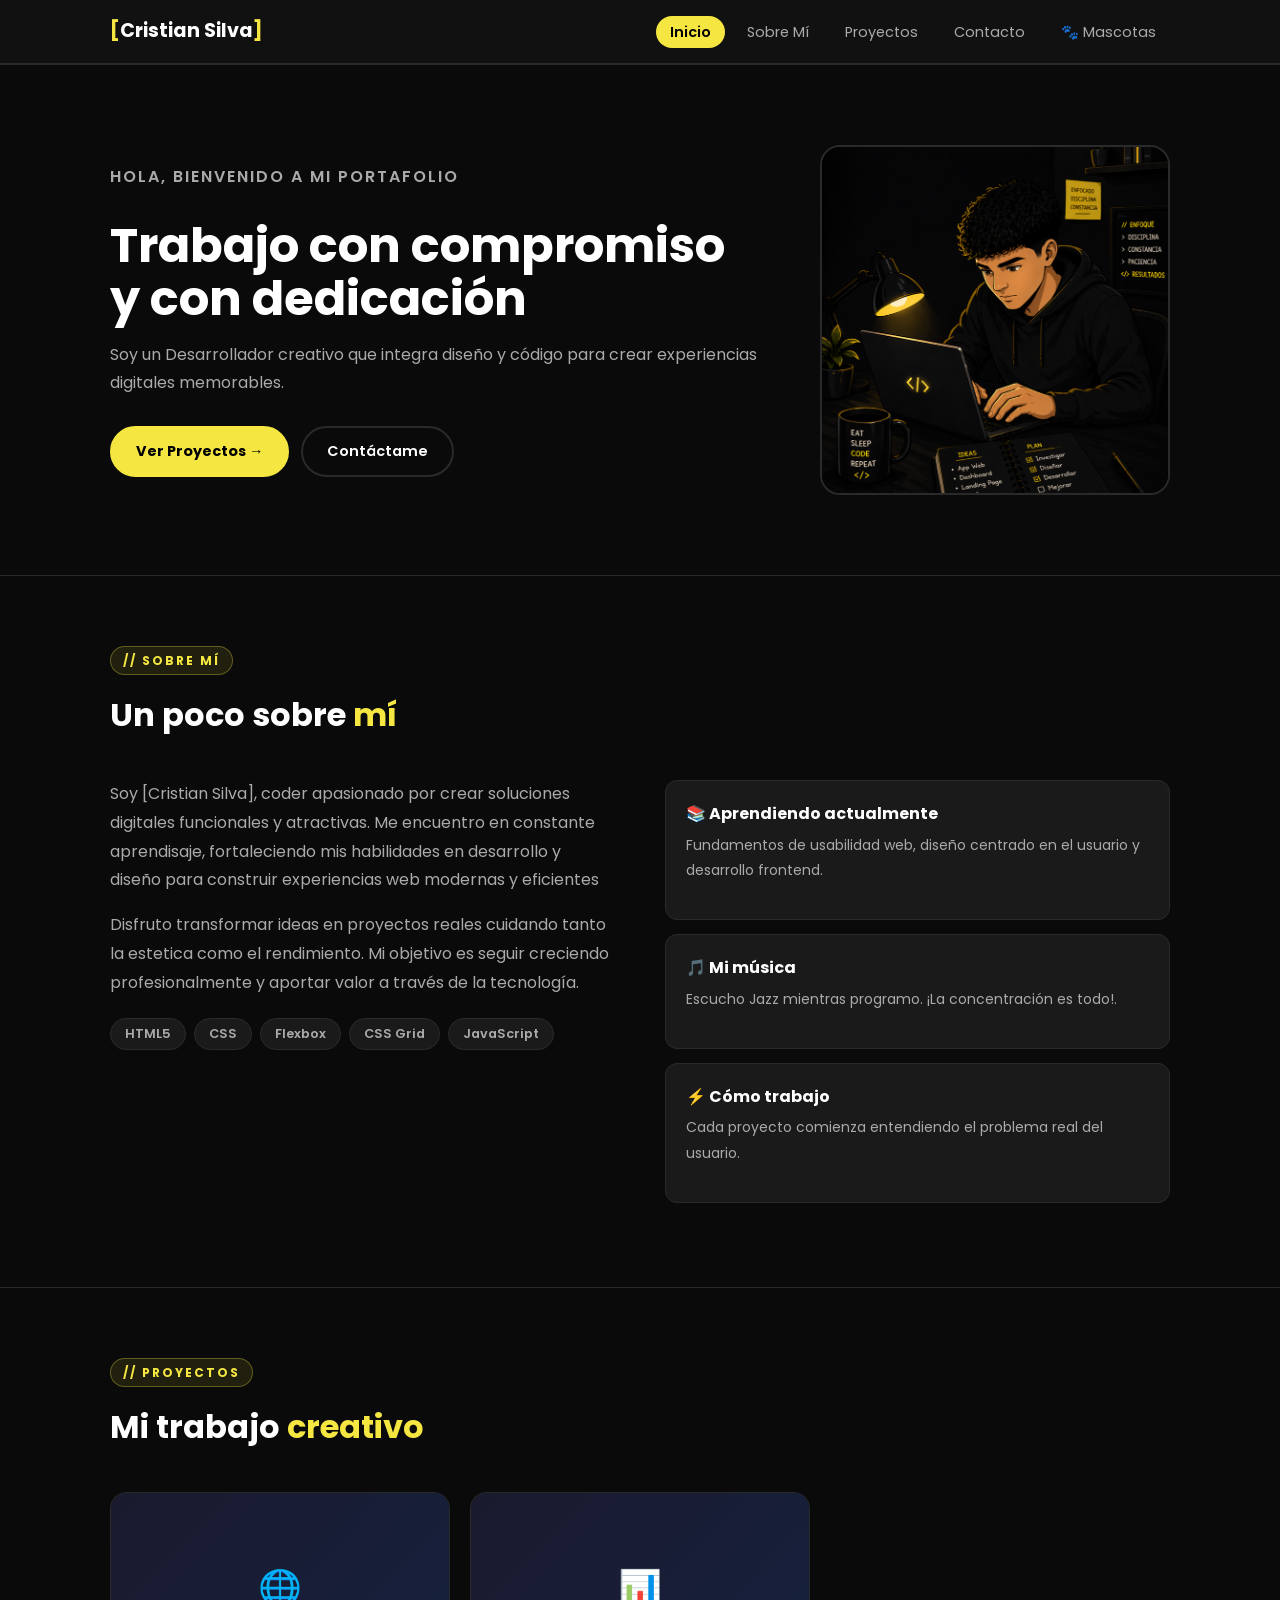
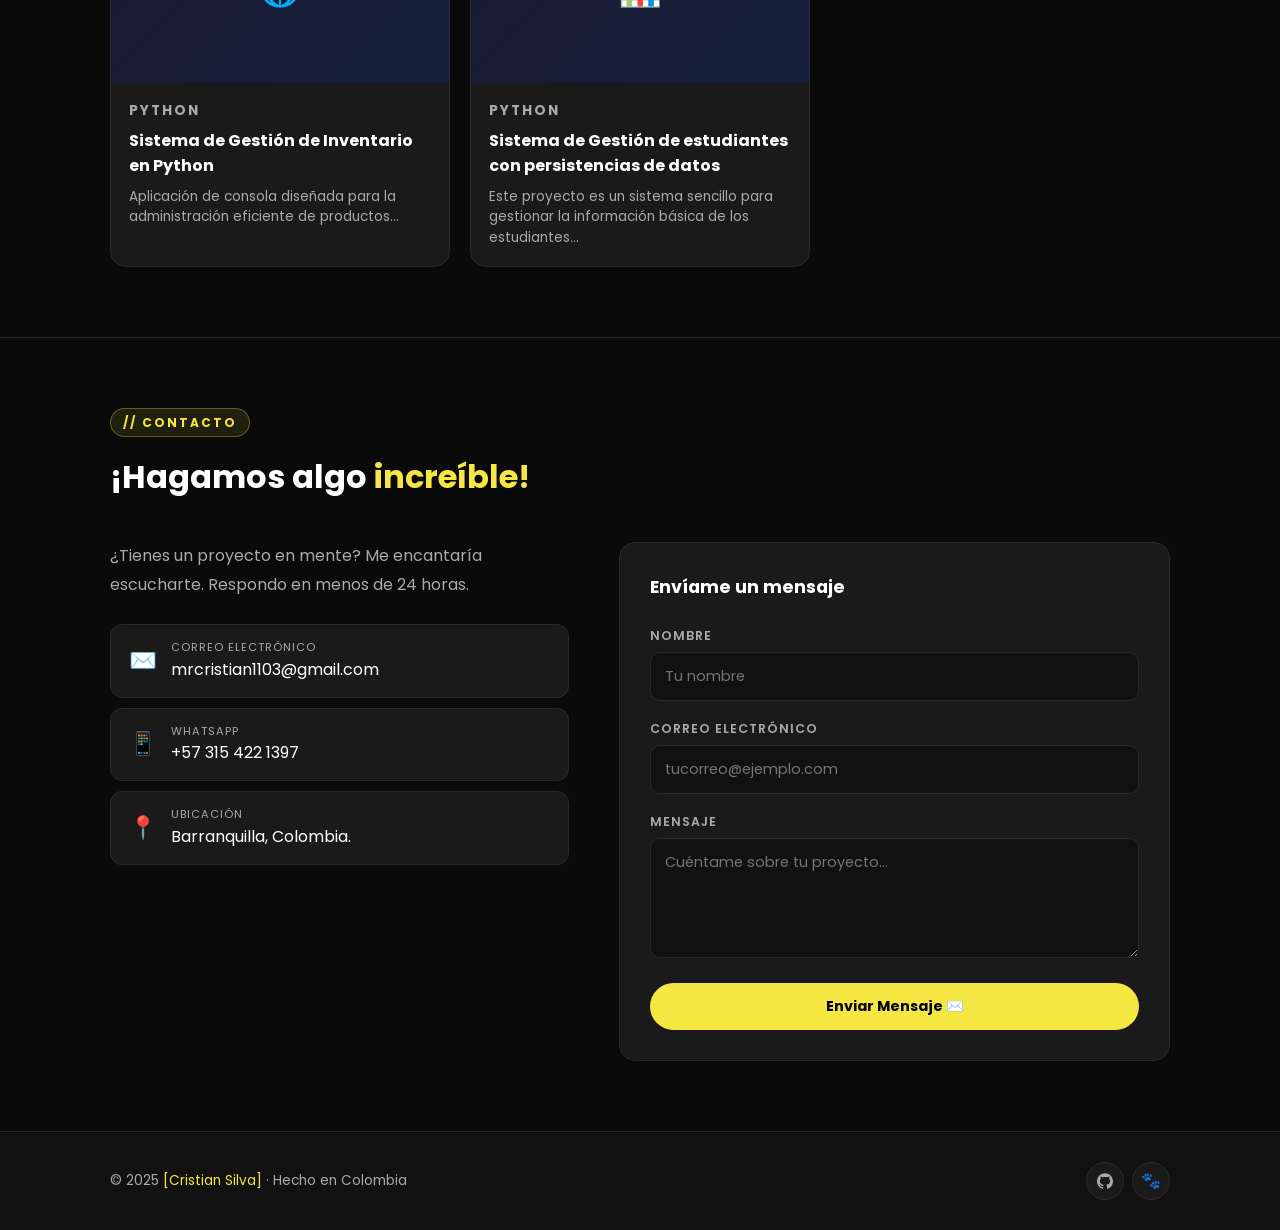
<file: index.html>
<!DOCTYPE html>
<html lang="es">
<head>
  <meta charset="UTF-8" />
  <meta name="viewport" content="width=device-width, initial-scale=1.0" />
  <meta name="description" content="Portafolio personal de [Cristian Silva]" />
  <title>Mi Portafolio | [Cristian Silva]</title>
  <link rel="stylesheet" href="css/base.css" />
  <link rel="stylesheet" href="css/estructura.css" />
  <link rel="stylesheet" href="css/portfolio.css" />

  <!-- JavaScript -->
  <script src="js/script.js"></script>
</head>

<body>

  <!-- ============================
  NAVEGACIÓN
  ============================ -->
  <nav>
    <div class="contenedor">

      <!-- Logo -->
      <a href="./index.html" class="logo">
        <span>[</span>Cristian Silva<span>]</span>
      </a>

      <!-- Menú de navegación (Flexbox) -->
      <ul class="menu">
        <li><a href="#inicio" class="activo">Inicio</a></li>
        <li><a href="#sobre-mi">Sobre Mí</a></li>
        <li><a href="#proyectos">Proyectos</a></li>
        <li><a href="#contacto">Contacto</a></li>
        <li><a href="./mascotas.html">🐾 Mascotas</a></li>
      </ul>

    </div>
  </nav>


  <!-- ============================
  SECCIÓN INICIO / HÉROE
  Grid: texto | foto
  ============================ -->
  <section id="inicio">
    <div class="contenedor">

      <!-- Grid de dos columnas -->
      <div class="heroe">

        <!-- Columna izquierda: texto -->
        <div>
          <p class="saludo">Hola, bienvenido a mi portafolio</p>
          <h1>Trabajo con compromiso y con dedicación</h1>
          <p>Soy un Desarrollador creativo que integra diseño y código para crear experiencias digitales memorables.</p>

          <!-- Botones (Flexbox) -->
          <div class="botones">
            <a href="#proyectos" class="boton-principal">Ver Proyectos →</a>
            <a href="#contacto" class="boton-secundario">Contáctame</a>
          </div>
        </div>

        <!-- Columna derecha: foto -->
        <div>
          <!-- Si tienes foto, usa esta línea: -->
          <!-- Reemplaza la ruta por la de tu imagen -->
          <img class="foto-perfil" src="./public/image/fotocristian.png" alt="Foto de perfil" />

        </div>

      </div>

    </div>
  </section>


  <!-- ============================
  SECCIÓN SOBRE MÍ
  Grid: texto | tarjetas
  ============================ -->
  <section id="sobre-mi">
    <div class="contenedor">

      <span class="etiqueta">// Sobre mí</span>
      <h2 class="titulo-seccion">Un poco sobre <span>mí</span></h2>

      <!-- Grid de dos columnas -->
      <div class="sobre-mi-contenido">

        <!-- Columna izquierda: descripción y habilidades -->
        <div>
          <p>Soy [Cristian Silva], coder apasionado por crear soluciones digitales funcionales y atractivas.
          Me encuentro en constante aprendisaje, fortaleciendo mis habilidades en desarrollo y diseño para construir experiencias web modernas y eficientes</p>
          <p>Disfruto transformar ideas en proyectos reales cuidando tanto la estetica como el rendimiento.
          Mi objetivo es seguir creciendo profesionalmente y aportar valor a través de la tecnología.</p>

          <!-- Habilidades (Flexbox con flex-wrap) -->
          <div class="habilidades">
            <span class="habilidad">HTML5</span>
            <span class="habilidad">CSS</span>
            <span class="habilidad">Flexbox</span>
            <span class="habilidad">CSS Grid</span>
            <span class="habilidad">JavaScript</span>
          </div>
        </div>

        <!-- Columna derecha: tarjetas de datos -->
        <div>
          <div class="tarjeta">
            <h3>📚 Aprendiendo actualmente</h3>
            <p>Fundamentos de usabilidad web, diseño centrado en el usuario y desarrollo frontend.</p>
          </div>
          <div class="tarjeta">
            <h3>🎵 Mi música</h3>
            <p>Escucho Jazz mientras programo. ¡La concentración es todo!.</p>
          </div>
          <div class="tarjeta">
            <h3>⚡ Cómo trabajo</h3>
            <p>Cada proyecto comienza entendiendo el problema real del usuario.</p>
          </div>
        </div>

      </div>

    </div>
  </section>


  <!-- ============================
  SECCIÓN PROYECTOS
  Grid: 3 columnas
  ============================ -->
  <section id="proyectos">
    <div class="contenedor">

      <span class="etiqueta">// Proyectos</span>
      <h2 class="titulo-seccion">Mi trabajo <span>creativo</span></h2>

      <!-- Cuadrícula de proyectos (CSS Grid) -->
      <ul class="proyectos-cuadricula">

        <!-- Proyecto 1 -->
        <li class="proyecto">
  <a href="https://github.com/Mrcristian1102/Inventario.git" target="_blank" class="proyecto-link">
    <div class="proyecto-placeholder">🌐</div>
    <div class="proyecto-cuerpo">
      <p class="proyecto-categoria">Python</p>
      <h3>Sistema de Gestión de Inventario en Python</h3>
      <p>Aplicación de consola diseñada para la administración eficiente de productos...</p>
    </div>
  </a>
</li>


        <!-- Proyecto 2 -->
        <li class="proyecto">
  <a href="https://github.com/Mrcristian1102/Sistema-de-Gesti-n-de-Estudiantes-con-Persistencia-de-Datos.git" target="_blank" class="proyecto-link">
    <div class="proyecto-placeholder">📊</div>
    <div class="proyecto-cuerpo">
      <p class="proyecto-categoria">Python</p>
      <h3>Sistema de Gestión de estudiantes con persistencias de datos</h3>
      <p>Este proyecto es un sistema sencillo para gestionar la información básica de los estudiantes...</p>
    </div>
  </a>
</li>


      </ul>

    </div>
  </section>


  <!-- ============================
  SECCIÓN CONTACTO
  Grid: info | formulario
  ============================ -->
  <section id="contacto">
    <div class="contenedor">

      <span class="etiqueta">// Contacto</span>
      <h2 class="titulo-seccion">¡Hagamos algo <span>increíble!</span></h2>

      <!-- Grid de dos columnas -->
      <div class="contacto-contenido">

        <!-- Columna izquierda: datos de contacto -->
        <div>
          <p>¿Tienes un proyecto en mente? Me encantaría escucharte.
          Respondo en menos de 24 horas.</p>

          <a href="#" onclick="enviarCorreo()" class="dato-contacto">
            <span>✉️</span>
            <div>
              <small>Correo Electrónico</small>
              mrcristian1103@gmail.com
            </div>
          </a>

          <a href="#" onclick="abrirWhatsApp()" class="dato-contacto">
            <span>📱</span>
            <div>
              <small>WhatsApp</small>
              +57 315 422 1397
            </div>
          </a>

          <div class="dato-contacto">
            <span>📍</span>
            <div>
              <small>Ubicación</small>
              Barranquilla, Colombia.
            </div>
          </div>

        </div>

        <!-- Columna derecha: formulario de contacto -->
        <div class="formulario">
          <h3>Envíame un mensaje</h3>

          <!-- Formulario con action="#" de prueba -->
          <form action="#" method="post" onsubmit="return enviarMensaje()">

            <div class="campo">
              <label for="nombre">Nombre</label>
              <input type="text" id="nombre" name="nombre" placeholder="Tu nombre" required />
            </div>

            <div class="campo">
              <label for="correo">Correo Electrónico</label>
              <input type="email" id="correo" name="correo" placeholder="tucorreo@ejemplo.com" required />
            </div>

            <div class="campo">
              <label for="mensaje">Mensaje</label>
              <textarea id="mensaje" name="mensaje" placeholder="Cuéntame sobre tu proyecto..." required></textarea>
            </div>

            <button type="submit" class="boton-principal" style="width:100%; border:none; cursor:pointer; font-family:inherit;">
              Enviar Mensaje ✉️
            </button>

          </form>
        </div>

      </div>

    </div>
  </section>


  <!-- ============================
  PIE DE PÁGINA
  Flexbox
  ============================ -->
  <footer>
    <div class="contenedor">

      <p>© 2025 <span>[Cristian Silva]</span> · Hecho en Colombia</p>

      <ul class="redes">
        <li>
          <a href="https://github.com/Mrcristian1102" target="_blank" title="GitHub">
            <!-- Icono GitHub SVG -->
            <svg width="16" height="16" viewBox="0 0 24 24" fill="currentColor">
              <path d="M12 .297c-6.63 0-12 5.373-12 12 0 5.303 3.438 9.8 8.205 11.385.6.113.82-.258.82-.577 0-.285-.01-1.04-.015-2.04-3.338.724-4.042-1.61-4.042-1.61C4.422 18.07 3.633 17.7 3.633 17.7c-1.087-.744.084-.729.084-.729 1.205.084 1.838 1.236 1.838 1.236 1.07 1.835 2.809 1.305 3.495.998.108-.776.417-1.305.76-1.605-2.665-.3-5.466-1.332-5.466-5.93 0-1.31.465-2.38 1.235-3.22-.135-.303-.54-1.523.105-3.176 0 0 1.005-.322 3.3 1.23.96-.267 1.98-.399 3-.405 1.02.006 2.04.138 3 .405 2.28-1.552 3.285-1.23 3.285-1.23.645 1.653.24 2.873.12 3.176.765.84 1.23 1.91 1.23 3.22 0 4.61-2.805 5.625-5.475 5.92.42.36.81 1.096.81 2.22 0 1.606-.015 2.896-.015 3.286 0 .315.21.69.825.57C20.565 22.092 24 17.592 24 12.297c0-6.627-5.373-12-12-12"/>
            </svg>
          </a>
        </li>
        <li>
          <a href="./mascotas.html" title="Mis Mascotas">🐾</a>
        </li>
      </ul>

    </div>
  </footer>

</body>
</html>
</file>
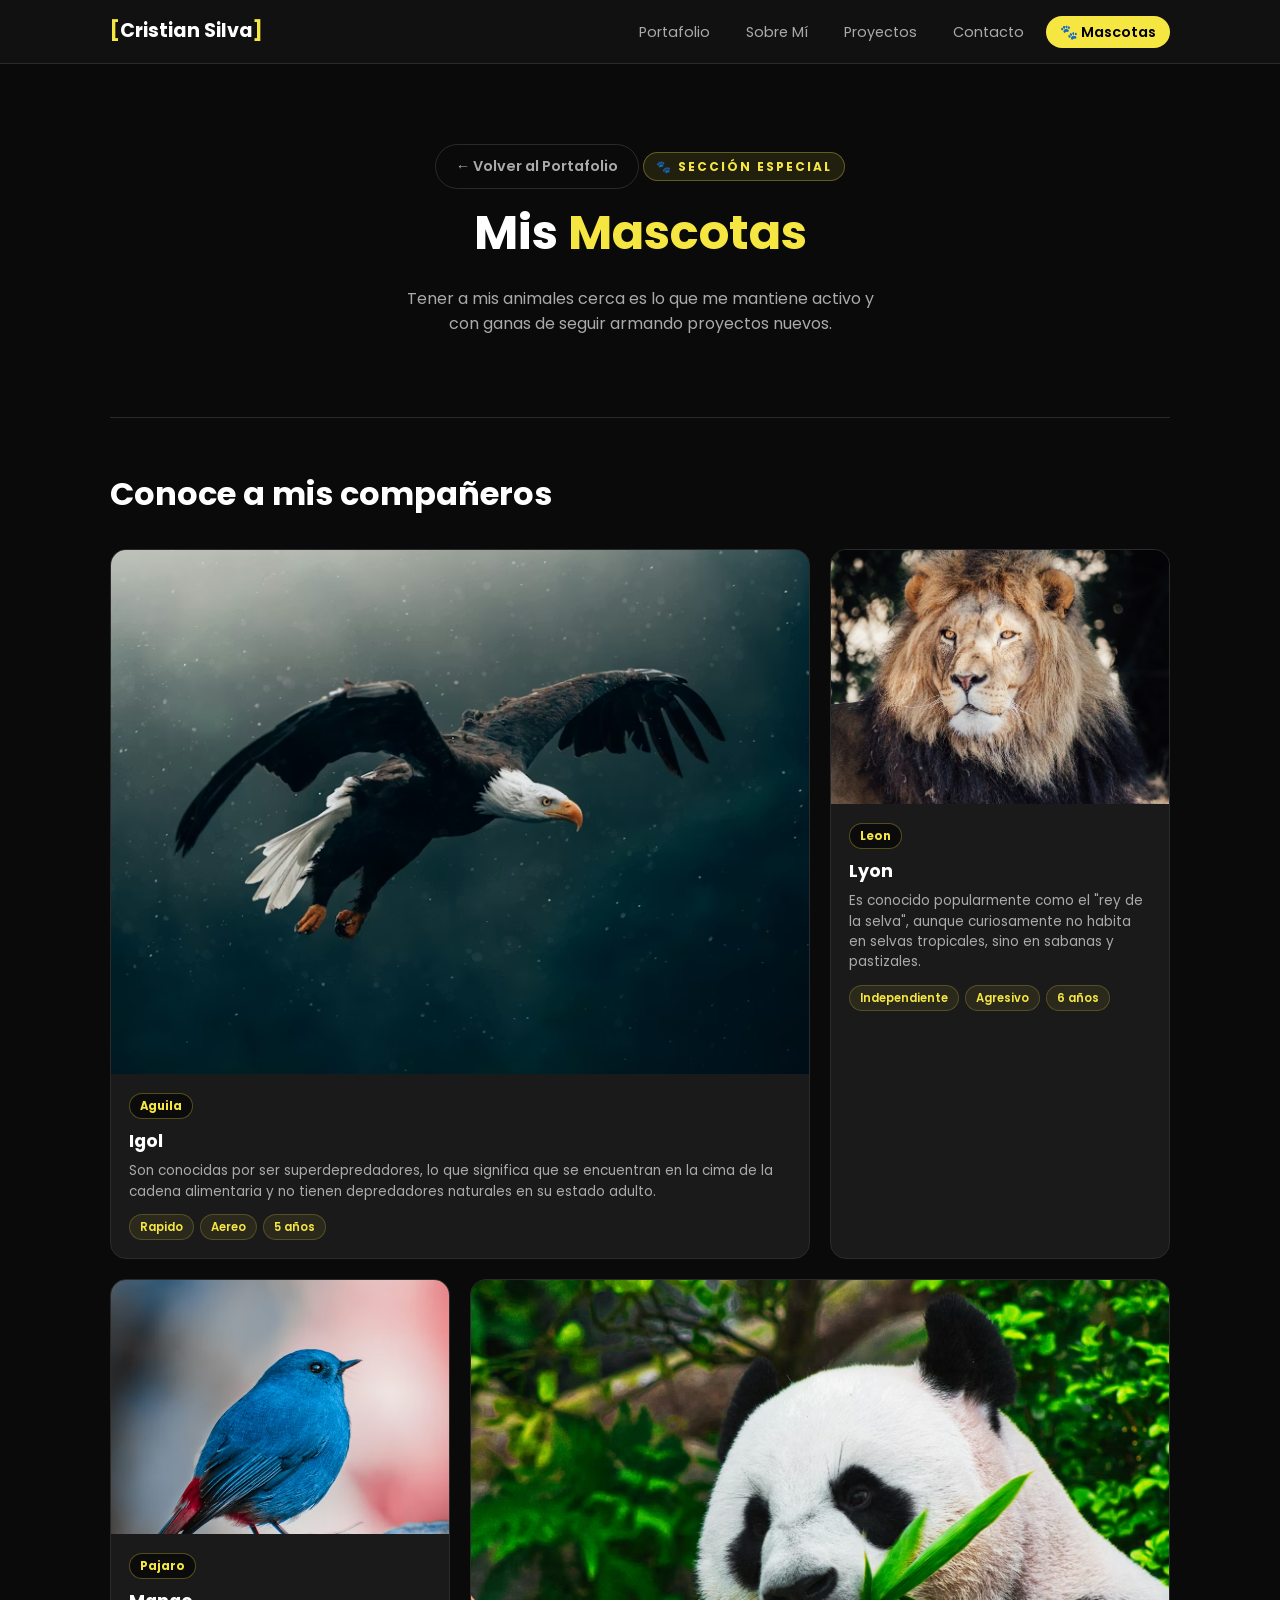
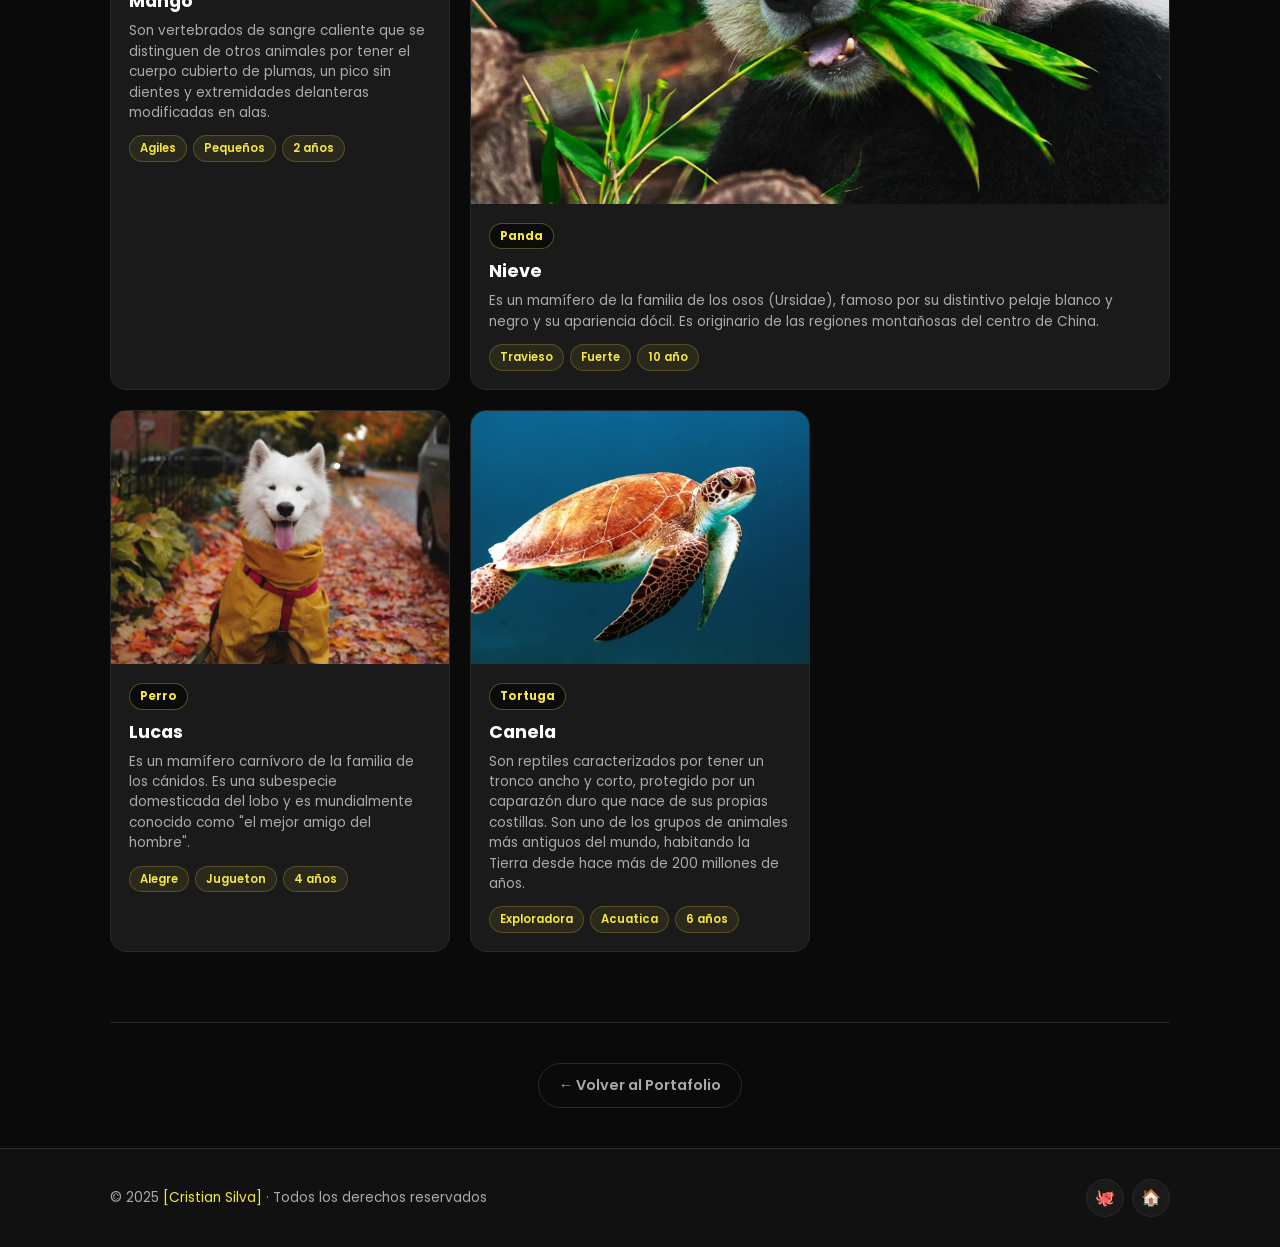
<file: mascotas.html>
<!DOCTYPE html>
<html lang="es">
<head>
  <meta charset="UTF-8" />
  <meta name="viewport" content="width=device-width, initial-scale=1.0" />
  <meta name="description" content="Mis mascotas - Portafolio de [Tu Nombre]" />
  <title>Mis Mascotas | [Cristian Silva]</title>
  <link rel="stylesheet" href="css/base.css" />
  <link rel="stylesheet" href="css/estructura.css" />
  <link rel="stylesheet" href="css/mascotas.css" />
</head>

<body>

  <!-- ============================
  NAVEGACIÓN
  Flexbox: logo | menú
  ============================ -->
  <nav>
    <div class="contenedor">

      <a href="./index.html" class="logo">
        <span>[</span>Cristian Silva<span>]</span>
      </a>

      <ul class="menu">
        <li><a href="./index.html">Portafolio</a></li>
        <li><a href="index.html#sobre-mi">Sobre Mí</a></li>
        <li><a href="index.html#proyectos">Proyectos</a></li>
        <li><a href="index.html#contacto">Contacto</a></li>
        <li><a href="./mascotas.html" class="activo">🐾 Mascotas</a></li>
      </ul>

    </div>
  </nav>


  <!-- ============================
  CABECERA DE MASCOTAS
  ============================ -->
  <header class="cabecera-mascotas">

    <!-- Enlace de regreso al portafolio -->
    <a href="./index.html" class="boton-regresar">← Volver al Portafolio</a>

    <div class="etiqueta">🐾 Sección especial</div>
    <h1>Mis <span>Mascotas</span></h1>
    <p>Tener a mis animales cerca es lo que me mantiene activo y 
      con ganas de seguir armando proyectos nuevos.</p>

  </header>


  <div class="contenedor">

    <!-- ============================
    GALERÍA PRINCIPAL
    CSS Grid: 3 columnas
    Con tarjeta grande span 2
    ============================ -->
    <section class="seccion-galeria">

      <h2>Conoce a mis <span>compañeros</span></h2>

      <!-- Cuadrícula con CSS Grid -->
      <ul class="galeria-cuadricula">

        <!-- Mascota 1 - GRANDE (span 2 columnas) -->
        <li class="tarjeta-mascota tarjeta-grande">
          <img src="public/image/aguila.avif" alt="Aguila" />
          <article>
            <span class="badge">Aguila</span>
            <h3>Igol</h3>
            <p>Son conocidas por ser superdepredadores, 
              lo que significa que se encuentran en la cima de la cadena alimentaria y 
              no tienen depredadores naturales en su estado adulto.</p>
            <div class="caracteristicas">
              <span class="caracteristica">Rapido</span>
              <span class="caracteristica">Aereo</span>
              <span class="caracteristica">5 años</span>
            </div>
          </article>
        </li>

        <!-- Mascota 2 -->
        <li class="tarjeta-mascota">
          <img src="public/image/leon.avif" alt="Leon" />
          <article>
            <span class="badge">Leon</span>
            <h3>Lyon</h3>
            <p>Es conocido popularmente como el "rey de la selva", 
              aunque curiosamente no habita en selvas tropicales, sino en sabanas y pastizales.</p>
            <div class="caracteristicas">
              <span class="caracteristica">Independiente</span>
              <span class="caracteristica">Agresivo</span>
              <span class="caracteristica">6 años</span>
            </div>
          </article>
        </li>

        <!-- Mascota 3 -->
        <li class="tarjeta-mascota">
          <img src="public/image/pajaro.avif" alt="Pajaro" />
          <article>
            <span class="badge">Pajaro</span>
            <h3>Mango</h3>
            <p>Son vertebrados de sangre caliente que se distinguen de otros 
              animales por tener el cuerpo cubierto de plumas, un pico sin dientes y 
              extremidades delanteras modificadas en alas.</p>
            <div class="caracteristicas">
              <span class="caracteristica">Agiles</span>
              <span class="caracteristica">Pequeños</span>
              <span class="caracteristica">2 años</span>
            </div>
          </article>
        </li>

        <!-- Mascota 4 - GRANDE (span 2 columnas) -->
        <li class="tarjeta-mascota tarjeta-grande">
          <img src="public/image/panda.avif" alt="Panda" />
          <article>
            <span class="badge">Panda</span>
            <h3>Nieve</h3>
            <p>Es un mamífero de la familia de los osos (Ursidae), 
              famoso por su distintivo pelaje blanco y negro y su apariencia dócil. 
              Es originario de las regiones montañosas del centro de China.</p>
            <div class="caracteristicas">
              <span class="caracteristica">Travieso</span>
              <span class="caracteristica">Fuerte</span>
              <span class="caracteristica">10 año</span>
            </div>
          </article>
        </li>

        <!-- Mascota 5 -->
        <li class="tarjeta-mascota">
          <img src="public/image/perro.avif" alt="Perro" />
          <article>
            <span class="badge">Perro</span>
            <h3>Lucas</h3>
            <p>Es un mamífero carnívoro de la familia de los cánidos. 
              Es una subespecie domesticada del lobo y es mundialmente conocido como 
              "el mejor amigo del hombre".</p>
            <div class="caracteristicas">
              <span class="caracteristica">Alegre</span>
              <span class="caracteristica">Jugueton</span>
              <span class="caracteristica">4 años</span>
            </div>
          </article>
        </li>

        <!-- Mascota 6 -->
        <li class="tarjeta-mascota">
          <img src="public/image/tortuga.avif" alt="Tortuga" />
          <article>
            <span class="badge">Tortuga</span>
            <h3>Canela</h3>
            <p>Son reptiles caracterizados por tener un tronco ancho y corto,
               protegido por un caparazón duro que nace de sus propias costillas. 
               Son uno de los grupos de animales más antiguos del mundo, 
               habitando la Tierra desde hace más de 200 millones de años. </p>
            <div class="caracteristicas">
              <span class="caracteristica">Exploradora</span>
              <span class="caracteristica">Acuatica</span>
              <span class="caracteristica">6 años</span>
            </div>
          </article>
        </li>

      </ul>

    </section>


    <!-- Enlace de regreso al final de la página -->
    <div style="text-align:center; padding: 40px 0; border-top: 1px solid #2a2a2a; margin-top: 20px;">
      <a href="./index.html" class="boton-regresar">← Volver al Portafolio</a>
    </div>

  </div>


  <!-- ============================
  PIE DE PÁGINA
  ============================ -->
  <footer>
    <div class="contenedor">
      <p>© 2025 <span>[Cristian Silva]</span> · Todos los derechos reservados</p>
      <ul class="redes">
        <li><a href="https://github.com/Mrcristian1102" target="_blank">🐙</a></li>
        <li><a href="./index.html" title="Volver al portafolio">🏠</a></li>
      </ul>
    </div>
  </footer>

</body>
</html>
</file>
<file: css/base.css>
@import url('https://fonts.googleapis.com/css2?family=Poppins:wght@400;600;700&display=swap');

:root {
/* Colores */
--color-fondo: #0a0a0a;
--color-tarjeta: #1a1a1a;
--color-amarillo: #f5e642;
--color-texto: #ffffff;
--color-texto-gris: #aaaaaa;
--color-borde: #2a2a2a;

/* Tipografía */
--font-family: 'Poppins', sans-serif;
--font-size-base: 1rem;
--font-size-sm: 0.875rem;
--font-size-xs: 0.75rem;
--font-size-lg: 1.25rem;
--font-size-xl: 1.5rem;
--font-size-2xl: 2rem;
--font-size-3xl: 3rem;

/* Espaciado */
--spacing-xs: 0.25rem;
--spacing-sm: 0.5rem;
--spacing-md: 1rem;
--spacing-lg: 1.5rem;
--spacing-xl: 2rem;
--spacing-2xl: 3rem;

/* Border radius */
--radius-sm: 8px;
--radius-md: 12px;
--radius-lg: 16px;
--radius-full: 50px;

/* Transiciones */
--transition: all 0.2s ease;
--transition-lg: all 0.3s ease;
}

* {
margin: 0;
padding: 0;
box-sizing: border-box;
}

html {
scroll-behavior: smooth;
font-size: 16px;
}

body {
background-color: var(--color-fondo);
color: var(--color-texto);
font-family: var(--font-family);
line-height: 1.6;
}

img,
picture,
video,
svg {
max-width: 100%;
height: auto;
display: block;
}

button,
input,
textarea,
a {
font: inherit;
}

.contenedor {
max-width: 1100px;
margin: 0 auto;
padding: 0 1.25rem;
}

/* Media queries */
/* Tablets (768px - 1024px) */
@media (max-width: 1024px) {
  html {
    font-size: 15px;
  }
  
  .contenedor {
    padding: 0 1rem;
  }
}

/* Móviles (max 768px) */
@media (max-width: 768px) {
  html {
    font-size: 14px;
  }
  
  .contenedor {
    padding: 0 0.875rem;
  }
}

/* Móviles pequeños (max 480px) */
@media (max-width: 480px) {
  html {
    font-size: 13px;
  }
  
  .contenedor {
    padding: 0 0.75rem;
  }
}
</file>
<file: css/estructura.css>
nav {
  background-color: #111111;
  border-bottom: 1px solid var(--color-borde);
  padding: 1rem 0;
  position: sticky;
  top: 0;
  z-index: 100;
}

nav .contenedor {
  display: flex;
  justify-content: space-between;
  align-items: center;
  gap: 1rem;
}

.logo {
  font-size: 1.2rem;
  font-weight: 700;
  color: var(--color-texto);
  text-decoration: none;
  white-space: nowrap;
}

.logo span {
  color: var(--color-amarillo);
}

.menu {
  list-style: none;
  display: flex;
  gap: 0.5rem;
  flex-wrap: wrap;
}

.menu a {
  text-decoration: none;
  color: var(--color-texto-gris);
  font-size: 0.9rem;
  padding: 0.375rem 0.875rem;
  border-radius: var(--radius-full);
  transition: var(--transition);
}

.menu a:hover {
  color: var(--color-texto);
  background-color: rgba(255, 255, 255, 0.08);
}

.menu a.activo {
  background-color: var(--color-amarillo);
  color: #000000;
  font-weight: 600;
}

section {
  padding: 4.375rem 0;
  border-top: 1px solid var(--color-borde);
}

.etiqueta {
  display: inline-block;
  font-size: 0.75rem;
  font-weight: 700;
  letter-spacing: 2px;
  text-transform: uppercase;
  color: var(--color-amarillo);
  background-color: rgba(245, 230, 66, 0.1);
  border: 1px solid rgba(245, 230, 66, 0.3);
  padding: 0.25rem 0.75rem;
  border-radius: var(--radius-full);
  margin-bottom: 0.875rem;
}

.titulo-seccion {
  font-size: var(--font-size-2xl);
  margin-bottom: 2.5rem;
}

.titulo-seccion span,
.cabecera-mascotas h1 span {
  color: var(--color-amarillo);
}

.tarjeta {
  background-color: var(--color-tarjeta);
  border: 1px solid var(--color-borde);
  border-radius: var(--radius-md);
  padding: 1.25rem;
  margin-bottom: 0.875rem;
  transition: var(--transition);
}

.tarjeta:hover {
  border-color: #444444;
  transform: translateY(-3px);
}

.tarjeta h3 {
  font-size: 1rem;
  margin-bottom: 0.375rem;
}

.tarjeta p {
  color: var(--color-texto-gris);
  font-size: 0.875rem;
}

footer {
  background-color: #111111;
  border-top: 1px solid var(--color-borde);
  padding: 1.875rem 0;
}

footer .contenedor {
  display: flex;
  justify-content: space-between;
  align-items: center;
  flex-wrap: wrap;
  gap: 1rem;
}

footer p {
  font-size: 0.85rem;
  color: var(--color-texto-gris);
}

footer p span {
  color: var(--color-amarillo);
}

.redes {
  display: flex;
  gap: 0.5rem;
  list-style: none;
}

.redes a {
  display: flex;
  align-items: center;
  justify-content: center;
  width: 2.375rem;
  height: 2.375rem;
  background-color: var(--color-tarjeta);
  border: 1px solid var(--color-borde);
  border-radius: 50%;
  color: var(--color-texto-gris);
  font-size: 1rem;
  text-decoration: none;
  transition: var(--transition);
}

.redes a:hover {
  border-color: var(--color-amarillo);
  color: var(--color-amarillo);
}

@media (min-width: 1025px) {
  nav .contenedor,
  footer .contenedor {
    flex-wrap: nowrap;
  }
}

@media (max-width: 1024px) {
  section {
    padding: 3.5rem 0;
  }

  .titulo-seccion {
    font-size: 1.75rem;
    margin-bottom: 2rem;
  }

  .menu {
    gap: 0.375rem;
  }

  .menu a {
    font-size: 0.85rem;
    padding: 0.3rem 0.75rem;
  }
}

@media (max-width: 768px) {
  nav .contenedor {
    flex-direction: column;
    gap: 0.75rem;
  }

  .logo {
    font-size: 1rem;
  }

  .menu {
    width: 100%;
    justify-content: center;
    gap: 0.25rem;
  }

  .menu a {
    font-size: 0.75rem;
    padding: 0.25rem 0.625rem;
  }

  section {
    padding: 2.5rem 0;
  }

  .titulo-seccion {
    font-size: 1.5rem;
    margin-bottom: 1.5rem;
  }

  .etiqueta {
    font-size: 0.65rem;
    padding: 0.2rem 0.625rem;
  }

  .tarjeta {
    padding: 1rem;
    margin-bottom: 0.75rem;
  }

  footer .contenedor {
    flex-direction: column;
    text-align: center;
  }

  .redes {
    justify-content: center;
  }
}

@media (max-width: 480px) {
  nav .contenedor {
    gap: 0.5rem;
  }

  .logo {
    font-size: 0.9rem;
  }

  .menu {
    gap: 0.2rem;
  }

  .menu a {
    font-size: 0.7rem;
    padding: 0.2rem 0.5rem;
  }

  section {
    padding: 2rem 0;
  }

  .titulo-seccion {
    font-size: 1.25rem;
  }

  .tarjeta {
    padding: 0.875rem;
  }

  .redes a {
    width: 2rem;
    height: 2rem;
    font-size: 0.9rem;
  }
}
</file>
<file: css/portfolio.css>
#inicio {
  padding: 5rem 0;
}

.heroe {
  display: grid;
  grid-template-columns: 1fr 21.875rem;
  gap: 3.75rem;
  align-items: center;
}

.saludo {
  font-size: 0.85rem;
  color: var(--color-amarillo);
  letter-spacing: 2px;
  text-transform: uppercase;
  margin-bottom: 0.75rem;
  font-weight: 600;
}

.heroe h1 {
  font-size: var(--font-size-3xl);
  line-height: 1.1;
  margin-bottom: 1rem;
  font-weight: 700;
}

.heroe p {
  color: var(--color-texto-gris);
  font-size: 1rem;
  margin-bottom: 1.875rem;
  line-height: 1.7;
}

.botones {
  display: flex;
  gap: 0.75rem;
  flex-wrap: wrap;
}

.boton-principal {
  background-color: var(--color-amarillo);
  color: #000000;
  font-weight: 700;
  font-size: 0.9rem;
  padding: 0.75rem 1.5rem;
  border-radius: var(--radius-full);
  text-decoration: none;
  border: 2px solid var(--color-amarillo);
  transition: var(--transition);
  cursor: pointer;
}

.boton-principal:hover {
  background-color: transparent;
  color: var(--color-amarillo);
}

.boton-secundario {
  background-color: transparent;
  color: var(--color-texto);
  font-weight: 600;
  font-size: 0.9rem;
  padding: 0.75rem 1.5rem;
  border-radius: var(--radius-full);
  text-decoration: none;
  border: 2px solid var(--color-borde);
  transition: var(--transition);
  cursor: pointer;
}

.boton-secundario:hover {
  border-color: var(--color-amarillo);
  color: var(--color-amarillo);
}

.foto-perfil,
.foto-placeholder {
  width: 100%;
  aspect-ratio: 1 / 1;
  object-fit: cover;
  object-position: center;
  border-radius: 1.25rem;
  border: 2px solid var(--color-borde);
  display: block;
}

.foto-placeholder {
  background-color: var(--color-tarjeta);
  display: flex;
  align-items: center;
  justify-content: center;
  font-size: 3.75rem;
}

.sobre-mi-contenido {
  display: grid;
  grid-template-columns: 1fr 1fr;
  gap: 3.125rem;
  align-items: start;
}

.sobre-mi-contenido p {
  color: var(--color-texto-gris);
  margin-bottom: 1rem;
  line-height: 1.8;
}

.habilidades {
  display: flex;
  flex-wrap: wrap;
  gap: 0.5rem;
  margin-top: 1.25rem;
}

.habilidad {
  font-size: 0.8rem;
  font-weight: 600;
  padding: 0.3125rem 0.875rem;
  border-radius: var(--radius-full);
  background-color: var(--color-tarjeta);
  border: 1px solid var(--color-borde);
  color: var(--color-texto-gris);
  transition: var(--transition);
}

.habilidad:hover {
  border-color: var(--color-amarillo);
  color: var(--color-amarillo);
}

.proyectos-cuadricula {
  display: grid;
  grid-template-columns: repeat(3, 1fr);
  gap: 1.25rem;
  list-style: none;
}

.proyecto {
  background-color: var(--color-tarjeta);
  border: 1px solid var(--color-borde);
  border-radius: var(--radius-lg);
  overflow: hidden;
  transition: var(--transition-lg);
}

.proyecto-link {
  text-decoration: none;
  color: inherit;
  display: block;
  height: 100%;
}

.proyecto:hover {
  transform: translateY(-0.3125rem);
  border-color: #444444;
  box-shadow: 0 0.25rem 0.9375rem rgba(0, 0, 0, 0.1);
}

.proyecto-placeholder,
.proyecto-imagen {
  width: 100%;
  aspect-ratio: 16/9;
  object-fit: cover;
  display: block;
}

.proyecto-placeholder {
  background: linear-gradient(135deg, #1a1a2e, #16213e);
  display: flex;
  align-items: center;
  justify-content: center;
  font-size: 2.2rem;
}

.proyecto-cuerpo {
  padding: 1.125rem;
}

.proyecto-categoria {
  font-size: 0.72rem;
  font-weight: 700;
  letter-spacing: 2px;
  text-transform: uppercase;
  color: var(--color-amarillo);
  margin-bottom: 0.375rem;
}

.proyecto-cuerpo h3 {
  font-size: 1rem;
  margin-bottom: 0.5rem;
  font-weight: 700;
}

.proyecto-cuerpo p {
  font-size: 0.85rem;
  color: var(--color-texto-gris);
  line-height: 1.5;
}

.contacto-contenido {
  display: grid;
  grid-template-columns: 1fr 1.2fr;
  gap: 3.125rem;
  align-items: start;
}

.contacto-contenido p {
  color: var(--color-texto-gris);
  margin-bottom: 1.5rem;
  line-height: 1.8;
}

.dato-contacto {
  display: flex;
  align-items: center;
  gap: 0.875rem;
  padding: 0.875rem 1.125rem;
  background-color: var(--color-tarjeta);
  border: 1px solid var(--color-borde);
  border-radius: var(--radius-md);
  text-decoration: none;
  color: inherit;
  margin-bottom: 0.625rem;
  transition: var(--transition);
}

.dato-contacto:hover {
  border-color: var(--color-amarillo);
}

.dato-contacto span:first-child {
  font-size: 1.4rem;
}

.dato-contacto small {
  display: block;
  font-size: 0.7rem;
  color: var(--color-texto-gris);
  text-transform: uppercase;
  letter-spacing: 1px;
}

.formulario {
  background-color: var(--color-tarjeta);
  border: 1px solid var(--color-borde);
  border-radius: var(--radius-lg);
  padding: 1.875rem;
}

.formulario h3 {
  font-size: 1.1rem;
  margin-bottom: 1.5rem;
  font-weight: 700;
}

.campo {
  margin-bottom: 1.125rem;
}

.campo label {
  display: block;
  font-size: 0.78rem;
  font-weight: 600;
  letter-spacing: 1px;
  text-transform: uppercase;
  color: var(--color-texto-gris);
  margin-bottom: 0.375rem;
}

.campo input,
.campo textarea {
  width: 100%;
  background-color: #111111;
  border: 1.5px solid var(--color-borde);
  border-radius: 0.625rem;
  padding: 0.75rem 0.875rem;
  color: var(--color-texto);
  font-family: var(--font-family);
  font-size: 0.9rem;
  outline: none;
  transition: var(--transition);
}

.campo input:focus,
.campo textarea:focus {
  border-color: var(--color-amarillo);
}

.campo textarea {
  min-height: 7.5rem;
  resize: vertical;
}

@media (max-width: 1024px) {
  #inicio {
    padding: 3.5rem 0;
  }

  .heroe {
    grid-template-columns: 1fr;
    gap: 2.5rem;
    text-align: center;
  }

  .heroe h1 {
    font-size: 2rem;
  }

  .botones {
    justify-content: center;
  }

  .foto-placeholder {
    max-width: 280px;
    margin: 0 auto;
  }

  .sobre-mi-contenido {
    gap: 2.5rem;
  }

  .proyectos-cuadricula {
    grid-template-columns: repeat(2, 1fr);
    gap: 1rem;
  }

  .contacto-contenido {
    gap: 2.5rem;
  }
}

@media (max-width: 768px) {
  #inicio {
    padding: 2.5rem 0;
  }

  .heroe {
    grid-template-columns: 1fr;
    gap: 2rem;
    text-align: center;
  }

  .heroe h1 {
    font-size: 1.75rem;
    margin-bottom: 0.75rem;
  }

  .heroe p {
    font-size: 0.95rem;
    margin-bottom: 1.5rem;
  }

  .botones {
    justify-content: center;
    flex-direction: column;
    align-items: center;
  }

  .botones a {
    width: 100%;
    max-width: 280px;
    text-align: center;
  }

  .foto-placeholder {
    max-width: 280px;
    margin: 0 auto;
    font-size: 3rem;
  }

  .sobre-mi-contenido,
  .contacto-contenido {
    grid-template-columns: 1fr;
    gap: 2rem;
  }

  .proyectos-cuadricula {
    grid-template-columns: 1fr;
    gap: 0.875rem;
  }

  .habilidades {
    gap: 0.375rem;
  }

  .habilidad {
    font-size: 0.75rem;
    padding: 0.25rem 0.75rem;
  }

  .formulario {
    padding: 1.5rem;
  }

  .formulario h3 {
    font-size: 1rem;
  }

  .campo {
    margin-bottom: 1rem;
  }

  .campo label {
    font-size: 0.75rem;
  }

  .campo input,
  .campo textarea {
    padding: 0.625rem 0.75rem;
    font-size: 0.85rem;
  }
}

@media (max-width: 480px) {
  #inicio {
    padding: 2rem 0;
  }

  .heroe h1 {
    font-size: 1.5rem;
  }

  .heroe p {
    font-size: 0.9rem;
  }

  .saludo {
    font-size: 0.8rem;
  }

  .foto-placeholder {
    max-width: 240px;
    font-size: 2.5rem;
  }

  .sobre-mi-contenido {
    gap: 1.5rem;
  }

  .contacto-contenido {
    gap: 1.5rem;
  }

  .proyectos-cuadricula {
    gap: 0.75rem;
  }

  .dato-contacto {
    padding: 0.75rem 1rem;
    gap: 0.75rem;
  }

  .dato-contacto span:first-child {
    font-size: 1.2rem;
  }

  .proyecto-categoria {
    font-size: 0.65rem;
  }

  .proyecto-cuerpo h3 {
    font-size: 0.9rem;
  }

  .proyecto-cuerpo p {
    font-size: 0.8rem;
  }
}
</file>
<file: css/mascotas.css>
.cabecera-mascotas {
  text-align: center;
  padding: 5rem 0 3.125rem;
}

.cabecera-mascotas h1 {
  font-size: var(--font-size-3xl);
  margin-bottom: 0.875rem;
}

.cabecera-mascotas p {
  color: var(--color-texto-gris);
  max-width: 500px;
  margin: 0 auto 1.875rem;
  font-size: 1rem;
}

.boton-regresar {
  display: inline-flex;
  align-items: center;
  gap: 0.5rem;
  color: var(--color-texto-gris);
  font-size: 0.9rem;
  font-weight: 600;
  padding: 0.625rem 1.25rem;
  border-radius: var(--radius-full);
  border: 1.5px solid var(--color-borde);
  text-decoration: none;
  transition: var(--transition);
}

.boton-regresar:hover {
  border-color: var(--color-amarillo);
  color: var(--color-amarillo);
}

.seccion-galeria {
  padding: 3.125rem 0;
  border-top: 1px solid var(--color-borde);
}

.seccion-galeria h2 {
  font-size: var(--font-size-2xl);
  margin-bottom: 1.875rem;
}

.galeria-cuadricula {
  display: grid;
  grid-template-columns: repeat(3, 1fr);
  gap: 1.25rem;
  list-style: none;
}

.tarjeta-grande {
  grid-column: span 2;
}

.tarjeta-mascota {
  background-color: var(--color-tarjeta);
  border: 1px solid var(--color-borde);
  border-radius: var(--radius-lg);
  overflow: hidden;
  transition: var(--transition-lg);
}

.tarjeta-mascota:hover {
  transform: translateY(-0.3125rem);
  border-color: #444444;
  box-shadow: 0 0.625rem 1.875rem rgba(0, 0, 0, 0.5);
}

.tarjeta-mascota img {
  width: 100%;
  aspect-ratio: 4/3;
  object-fit: cover;
  display: block;
  transition: var(--transition-lg);
}

.tarjeta-mascota:hover img {
  transform: scale(1.05);
}

.imagen-placeholder {
  width: 100%;
  aspect-ratio: 4/3;
  background: linear-gradient(135deg, #1a1a2e, #16213e);
  display: flex;
  align-items: center;
  justify-content: center;
  font-size: 2.5rem;
}

.badge {
  display: inline-block;
  font-size: 0.72rem;
  font-weight: 700;
  padding: 0.1875rem 0.625rem;
  border-radius: var(--radius-full);
  background-color: rgba(10, 10, 10, 0.85);
  color: var(--color-amarillo);
  border: 1px solid rgba(245, 230, 66, 0.3);
  margin-bottom: 0.5rem;
}

.tarjeta-mascota article {
  padding: 1.125rem;
}

.tarjeta-mascota h3 {
  font-size: 1.1rem;
  margin-bottom: 0.375rem;
  font-weight: 700;
}

.tarjeta-mascota p {
  font-size: 0.85rem;
  color: var(--color-texto-gris);
  margin-bottom: 0.75rem;
  line-height: 1.5;
}

.caracteristicas {
  display: flex;
  flex-wrap: wrap;
  gap: 0.375rem;
}

.caracteristica {
  font-size: 0.72rem;
  font-weight: 600;
  padding: 0.1875rem 0.625rem;
  border-radius: var(--radius-full);
  background-color: rgba(245, 230, 66, 0.08);
  color: var(--color-amarillo);
  border: 1px solid rgba(245, 230, 66, 0.2);
}

.seccion-mosaico {
  padding: 3.125rem 0;
  border-top: 1px solid var(--color-borde);
}

.seccion-mosaico h2 {
  font-size: var(--font-size-2xl);
  margin-bottom: 1.875rem;
  text-align: center;
}

.mosaico {
  display: flex;
  flex-wrap: wrap;
  gap: 0.75rem;
  justify-content: center;
}

.mosaico-elemento {
  flex: 1 1 11.25rem;
  max-width: 13.75rem;
  aspect-ratio: 1;
  border-radius: var(--radius-md);
  overflow: hidden;
  background-color: var(--color-tarjeta);
  border: 1px solid var(--color-borde);
  box-shadow: 0 0.25rem 0.9375rem rgba(0, 0, 0, 0.3);
  transition: var(--transition-lg);
  display: flex;
  align-items: center;
  justify-content: center;
  font-size: 2.2rem;
}

.mosaico-elemento:hover {
  transform: scale(1.06);
  border-color: var(--color-amarillo);
  box-shadow: 0 0.5rem 1.5625rem rgba(0, 0, 0, 0.5);
}

@media (max-width: 1024px) {
  .cabecera-mascotas h1 {
    font-size: 2.5rem;
  }

  .seccion-galeria h2,
  .seccion-mosaico h2 {
    font-size: 1.5rem;
  }

  .galeria-cuadricula {
    gap: 1rem;
  }

  .mosaico-elemento {
    flex: 1 1 10rem;
    max-width: 12rem;
    font-size: 2rem;
  }
}

@media (max-width: 768px) {
  .cabecera-mascotas {
    padding: 3rem 0 2rem;
  }

  .cabecera-mascotas h1 {
    font-size: 1.75rem;
    margin-bottom: 0.75rem;
  }

  .cabecera-mascotas p {
    font-size: 0.9rem;
    margin: 0 auto 1.5rem;
  }

  .boton-regresar {
    font-size: 0.85rem;
    padding: 0.5rem 1rem;
    width: 100%;
    max-width: 320px;
    text-align: center;
  }

  .seccion-galeria,
  .seccion-mosaico {
    padding: 2.5rem 0;
  }

  .seccion-galeria h2,
  .seccion-mosaico h2 {
    font-size: 1.25rem;
    margin-bottom: 1.25rem;
  }

  .galeria-cuadricula {
    grid-template-columns: repeat(2, 1fr);
    gap: 0.875rem;
  }

  .tarjeta-grande {
    grid-column: span 1;
  }

  .tarjeta-mascota article {
    padding: 1rem;
  }

  .tarjeta-mascota h3 {
    font-size: 1rem;
  }

  .tarjeta-mascota p {
    font-size: 0.8rem;
  }

  .mosaico {
    gap: 0.625rem;
  }

  .mosaico-elemento {
    flex: 1 1 8.75rem;
    max-width: 10rem;
    font-size: 1.75rem;
  }
}

@media (max-width: 480px) {
  .cabecera-mascotas {
    padding: 2rem 0 1.5rem;
  }

  .cabecera-mascotas h1 {
    font-size: 1.5rem;
  }

  .cabecera-mascotas p {
    font-size: 0.85rem;
  }

  .seccion-galeria,
  .seccion-mosaico {
    padding: 2rem 0;
  }

  .seccion-galeria h2,
  .seccion-mosaico h2 {
    font-size: 1rem;
  }

  .galeria-cuadricula {
    grid-template-columns: 1fr;
    gap: 0.75rem;
  }

  .tarjeta-mascota article {
    padding: 0.875rem;
  }

  .badge {
    font-size: 0.65rem;
  }

  .caracteristica {
    font-size: 0.65rem;
  }

  .mosaico-elemento {
    flex: 1 1 7.5rem;
    max-width: 8.75rem;
    font-size: 1.5rem;
  }
}
</file>
